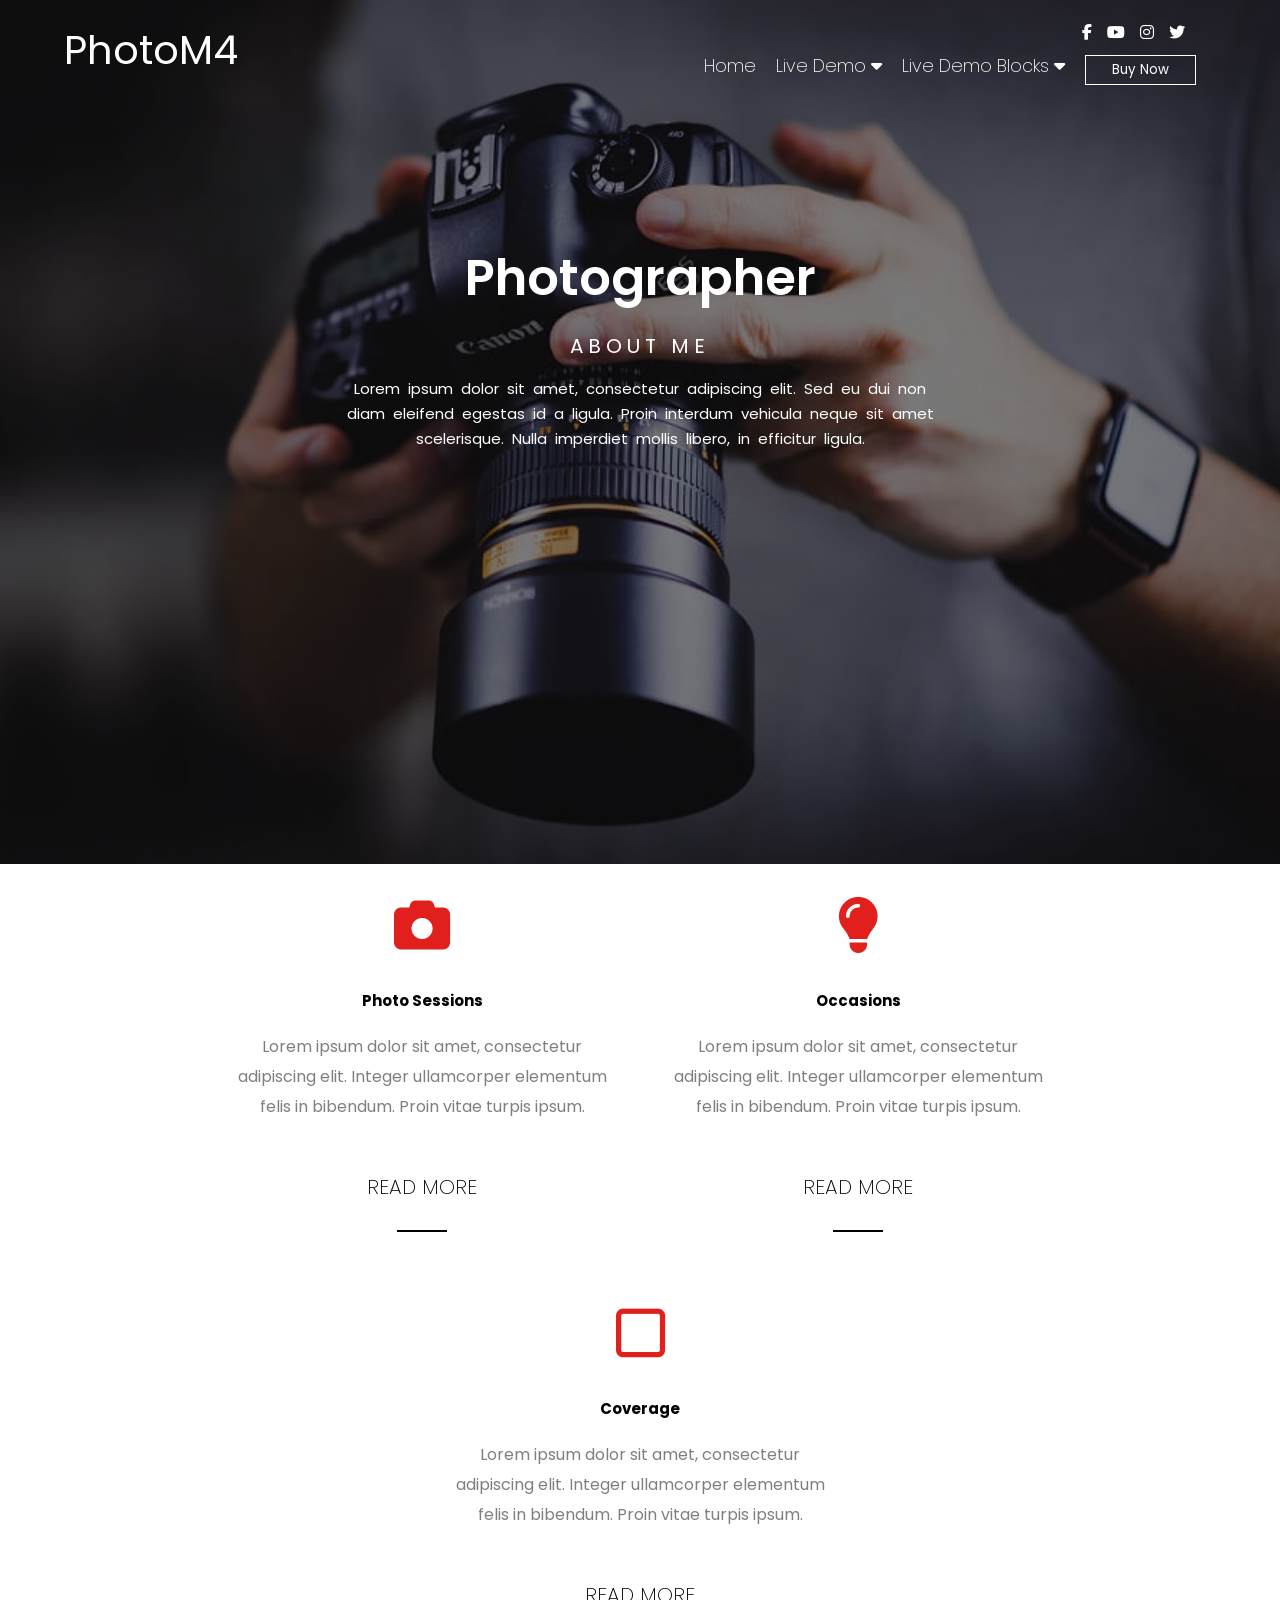
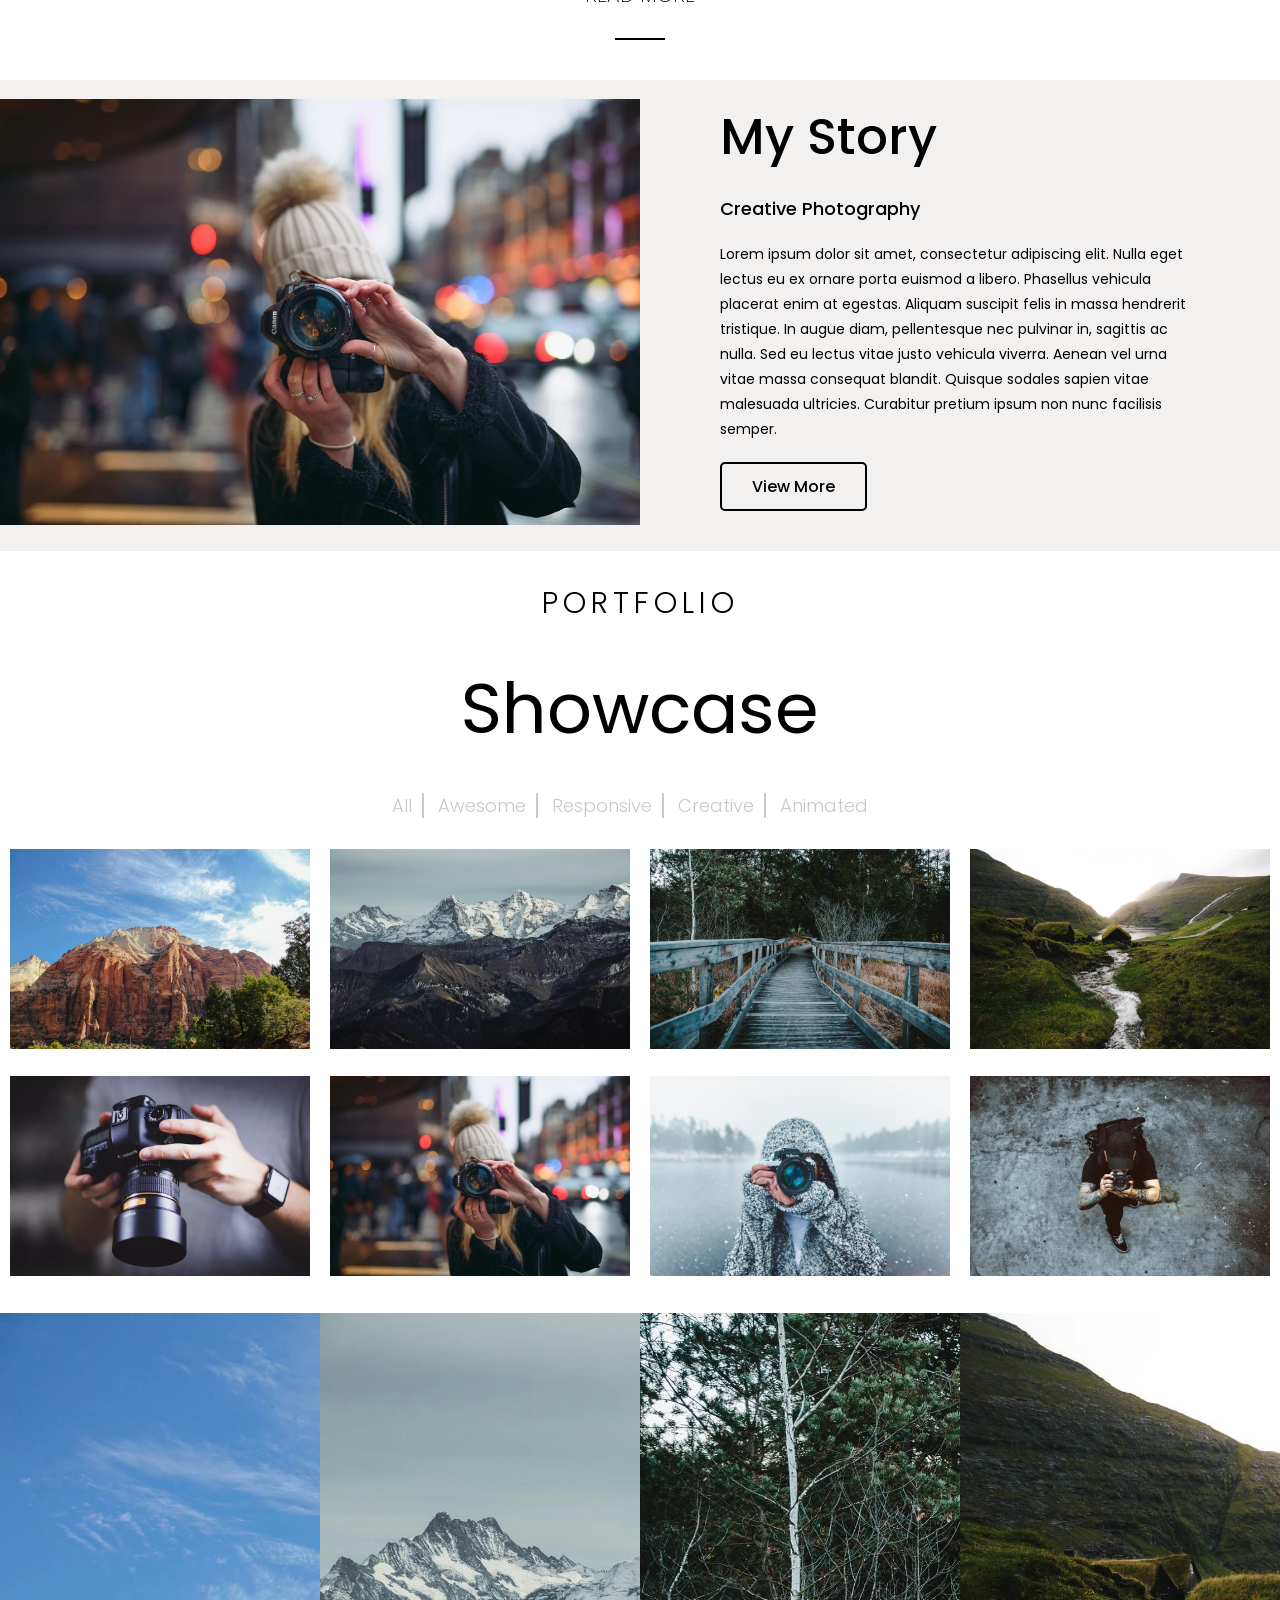
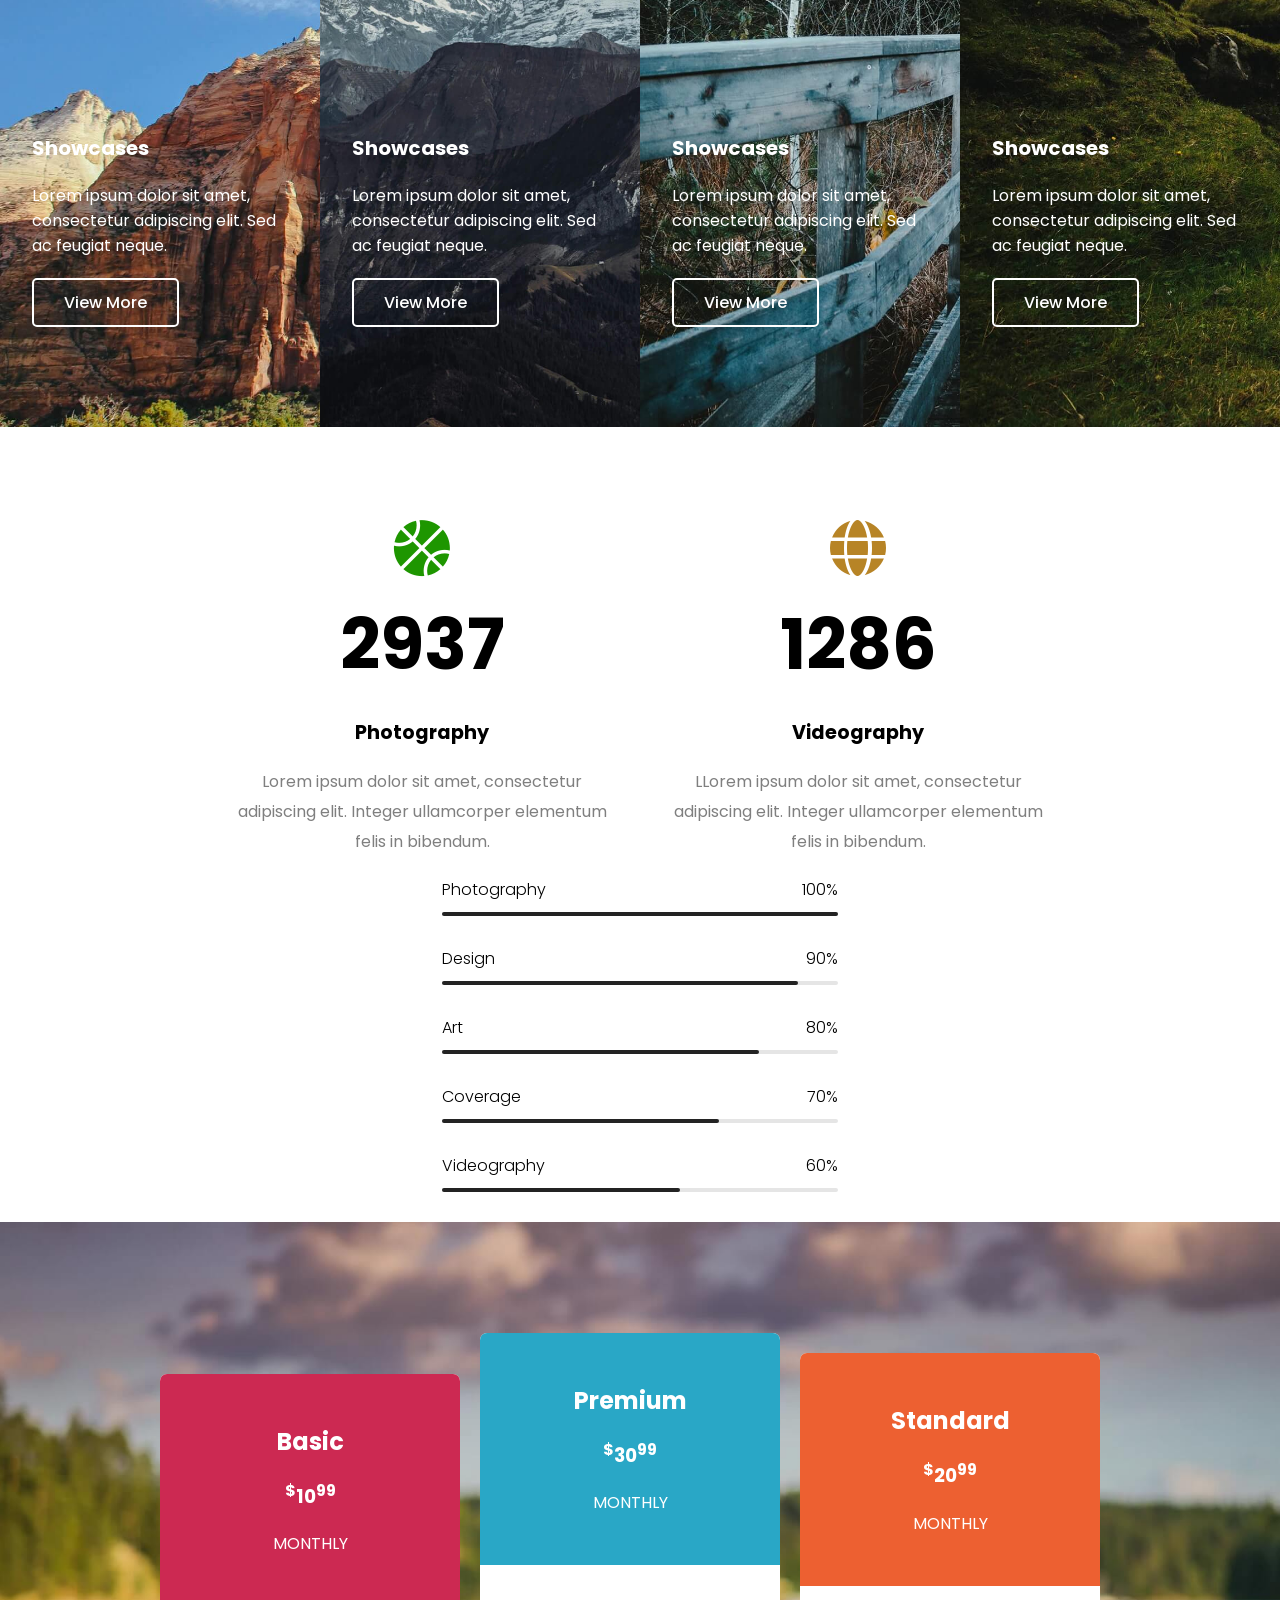
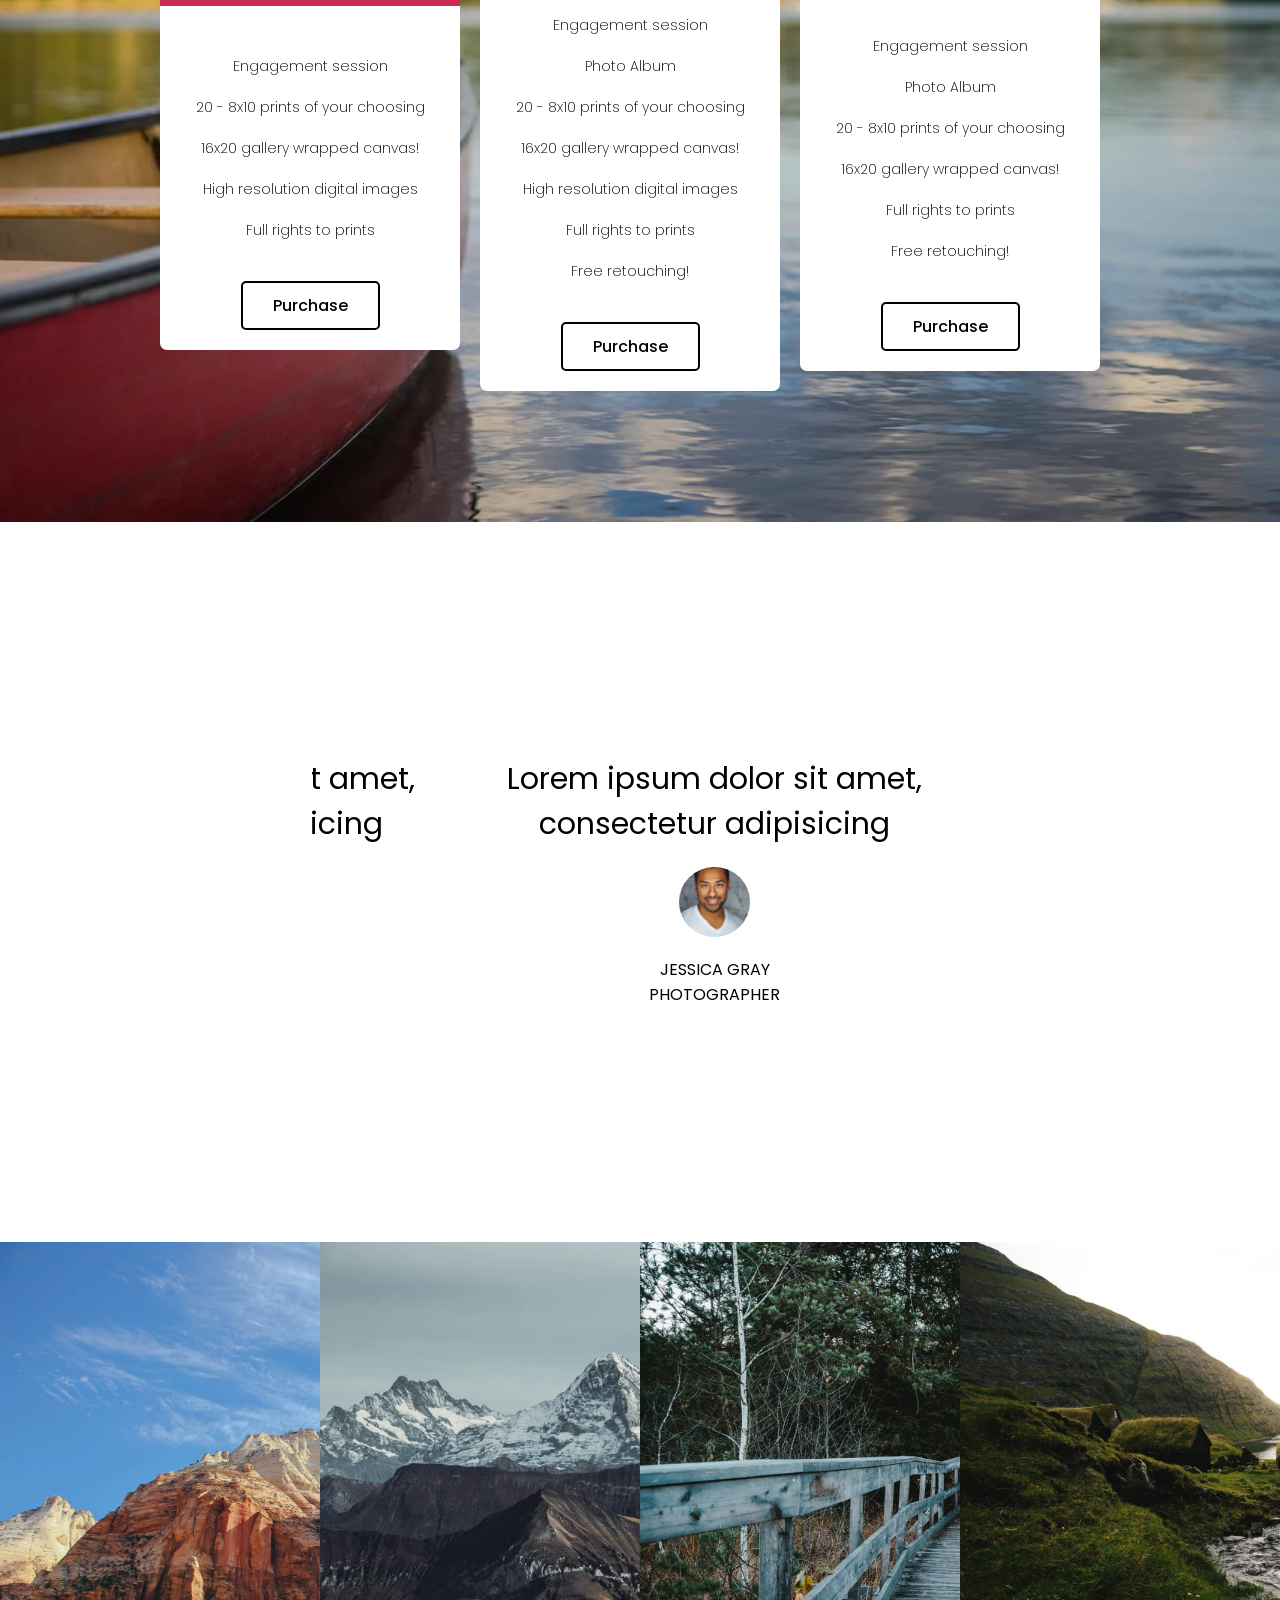
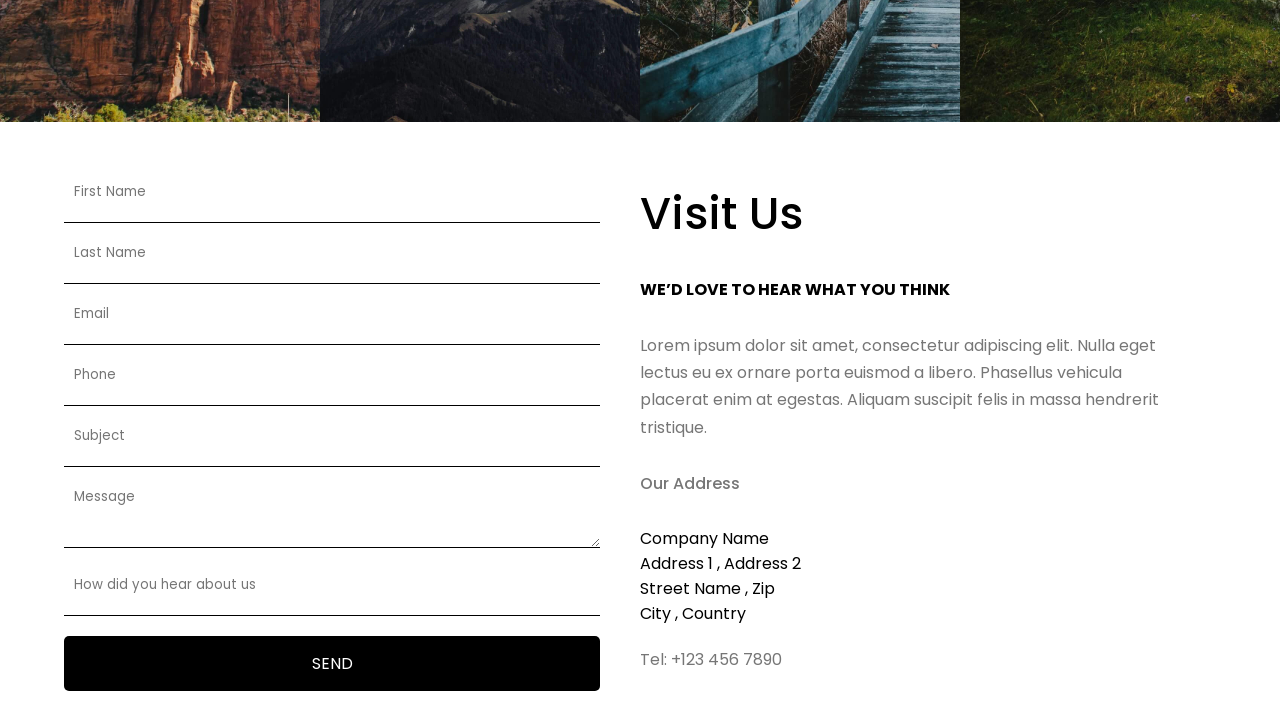
<file: index.html>
<!DOCTYPE html>
<html lang="en">

<head>
    <!-- https://mobirise.com/extensions/photom4/photographerdemo/ -->
    <meta charset="UTF-8">
    <meta http-equiv="X-UA-Compatible" content="IE=edge">
    <meta name="viewport" content="width=device-width, initial-scale=1.0">
    <title>Photographer</title>
    <!-- Import CSS file -->
    <link rel="stylesheet" href="./style.css">
    <link rel="stylesheet" href="./media.css">
    <!-- Import Google Fonts -->
    <link rel="preconnect" href="https://fonts.googleapis.com">
    <link rel="preconnect" href="https://fonts.gstatic.com" crossorigin>
    <link href="https://fonts.googleapis.com/css2?family=Poppins:wght@300;400;500&display=swap" rel="stylesheet">
    <!-- Import CDN Font Awesome -->
    <link rel="stylesheet" href="https://cdnjs.cloudflare.com/ajax/libs/font-awesome/6.4.0/css/all.min.css" />
</head>

<body>
    <!-- Nav section Start -->

    <header>
        <nav class="flex">
            <div class="navLeft">
                <a href="#" class="logo">PhotoM4</a>
            </div>
            <div class="navRight flex">
                <ul class="links flex">
                    <a href="#" id="closeBtn"><i class="fa-solid fa-xmark"></i></a>
                    <li><a href="#" class="link">Home</a></li>
                    <li>
                        <a href="#" class="link">Live Demo <i class="fa-solid fa-caret-down"></i></a>
                        <ul class="subLinks flex">
                            <li><a href="#" class="subLink">Photographer</a></li>
                            <li><a href="#" class="subLink">Photo Studio</a></li>
                            <li><a href="#" class="subLink">Photography Shop</a></li>
                            <li><a href="#" class="subLink">Photo Workshop</a></li>
                            <li><a href="#" class="subLink">Photography Course</a></li>
                        </ul>
                    </li>
                    <li>
                        <a href="#" class="link">Live Demo Blocks <i class="fa-solid fa-caret-down"></i></a>
                        <ul class="subLinks">
                            <li><a href="#" class="subLink">Headers & Features</a></li>
                            <li><a href="#" class="subLink">Contact & Shop</a></li>
                            <li><a href="#" class="subLink">Pricing & Counters</a></li>
                            <li><a href="#" class="subLink">Team & Testimorials</a></li>
                            <li><a href="#" class="subLink">Progress & Images</a></li>
                            <li><a href="#" class="subLink">Sliders & Vedios</a></li>
                            <li><a href="#" class="subLink">Social & Form</a></li>
                            <li><a href="#" class="subLink">Maps & Footer</a></li>
                        </ul>
                    </li>
                    <button type="button" class="navBtn">Buy Now</button>
                </ul>
                <div class="iconBox flex">
                    <a href="#"><i class="fa-brands fa-facebook-f"></i></a>
                    <a href="#"><i class="fa-brands fa-youtube"></i></a>
                    <a href="#"><i class="fa-brands fa-instagram"></i></a>
                    <a href="#"><i class="fa-brands fa-twitter"></i></a>
                </div>
                <a href="#" id="menuBtn"><i class="fa-solid fa-bars"></i></a>
            </div>
        </nav>
        <!-- Nav section end -->
        <!-- Header Info -->
        <div class="headerInfo">
            <h2>Photographer</h2>
            <p>ABOUT ME</p>
            <span>Lorem ipsum dolor sit amet, consectetur adipiscing elit. Sed eu dui non diam eleifend egestas id a
                ligula. Proin interdum vehicula neque sit amet scelerisque. Nulla imperdiet mollis libero, in efficitur
                ligula.</span>
        </div>
    </header>
    <!-- Header section end -->

    <!-- Main section start -->
    <main>
        <!-- Card section -->
        <section class="cards flex">
            <div class="card">
                <a href="#" class="cardicon"><i class="fa-solid fa-camera"></i></a>
                <h3>Photo Sessions</h3>
                <p>Lorem ipsum dolor sit amet, consectetur adipiscing elit. Integer ullamcorper elementum felis in
                    bibendum. Proin vitae turpis ipsum.</p>
                <a href="#" class="btn">Read More</a>
            </div>
            <div class="card">
                <a href="#" class="cardicon"><i class="fa-solid fa-lightbulb"></i></a>
                <h3>Occasions</h3>
                <p>Lorem ipsum dolor sit amet, consectetur adipiscing elit. Integer ullamcorper elementum felis in
                    bibendum. Proin vitae turpis ipsum.</p>
                <a href="#" class="btn">Read More</a>
            </div>
            <div class="card">
                <a href="#" class="cardicon"><i class="fa-regular fa-square"></i></a>
                <h3>Coverage</h3>
                <p>Lorem ipsum dolor sit amet, consectetur adipiscing elit. Integer ullamcorper elementum felis in
                    bibendum. Proin vitae turpis ipsum.</p>
                <a href="#" class="btn">Read More</a>
            </div>
        </section>
        <!-- Story section -->
        <section class="storys flex">
            <div class="leftStory">
                <img src="./images/asset 0.jpeg" alt="">
            </div>
            <div class="rightStory flex">
                <h1>My Story</h1>
                <span>Creative Photography</span>
                <p>Lorem ipsum dolor sit amet, consectetur adipiscing elit. Nulla eget lectus eu ex ornare porta euismod
                    a libero. Phasellus vehicula placerat enim at egestas. Aliquam suscipit felis in massa hendrerit
                    tristique. In augue diam, pellentesque nec pulvinar in, sagittis ac nulla. Sed eu lectus vitae justo
                    vehicula viverra. Aenean vel urna vitae massa consequat blandit. Quisque sodales sapien vitae
                    malesuada ultricies. Curabitur pretium ipsum non nunc facilisis semper.</p>
                <a href="#" class="storyBtn">View More</a>
            </div>
        </section>
        <!-- Portfolio -->
        <p class="portfolio">PORTFOLIO</p>
        <!-- showcase Section -->
        <section class="showCase flex">
            <h1>Showcase</h1>
            <div class="caseHeading">
                <a href="#">All</a>
                <a href="#">Awesome</a>
                <a href="#">Responsive</a>
                <a href="#">Creative</a>
                <a href="#">Animated</a>
            </div>
            <div class="showcaseGallery">
                <a href="./images/asset 1.jpeg" target="_blank"><img src="./images/asset 1.jpeg" alt=""></a>
                <a href="./images/asset 2.jpeg" target="_blank"><img src="./images/asset 2.jpeg" alt=""></a>
                <a href="./images/asset 3.jpeg" target="_blank"><img src="./images/asset 3.jpeg" alt=""></a>
                <a href="./images/asset 4.jpeg" target="_blank"><img src="./images/asset 4.jpeg" alt=""></a>
                <a href="./images/asset 5.jpeg" target="_blank"><img src="./images/asset 5.jpeg" alt=""></a>
                <a href="./images/asset 6.jpeg" target="_blank"><img src="./images/asset 6.jpeg" alt=""></a>
                <a href="./images/asset 7.jpeg" target="_blank"><img src="./images/asset 7.jpeg" alt=""></a>
                <a href="./images/asset 8.jpeg" target="_blank"><img src="./images/asset 8.jpeg" alt=""></a>
            </div>

            <div class="showCards flex">
                <div class="cardWrapper card1">
                    <div class="cardBox">
                        <h4>Showcases</h4>
                        <p>Lorem ipsum dolor sit amet, consectetur adipiscing elit. Sed ac feugiat neque.</p>
                        <a href="#" class="storyBtn">View More</a>
                    </div>
                </div>
                <div class="cardWrapper card2">
                    <div class="cardBox">
                        <h4>Showcases</h4>
                        <p>Lorem ipsum dolor sit amet, consectetur adipiscing elit. Sed ac feugiat neque.</p>
                        <a href="#" class="storyBtn">View More</a>
                    </div>
                </div>
                <div class="cardWrapper card3">
                    <div class="cardBox">
                        <h4>Showcases</h4>
                        <p>Lorem ipsum dolor sit amet, consectetur adipiscing elit. Sed ac feugiat neque.</p>
                        <a href="#" class="storyBtn">View More</a>
                    </div>
                </div>
                <div class="cardWrapper card4">
                    <div class="cardBox">
                        <h4>Showcases</h4>
                        <p>Lorem ipsum dolor sit amet, consectetur adipiscing elit. Sed ac feugiat neque.</p>
                        <a href="#" class="storyBtn">View More</a>
                    </div>
                </div>
            </div>
        </section>
        <section class="cards flex">
            <div class="card">
                <a href="#" class="cardicon"><i class="fa-sharp fa-solid fa-basketball" style="color:#1e9600"></i></a>
                <h1>2937</h1>
                <h4>Photography</h4>
                <p>Lorem ipsum dolor sit amet, consectetur adipiscing elit. Integer ullamcorper elementum felis in
                    bibendum.</p>
            </div>
            <div class="card">
                <a href="#" class="cardicon"><i class="fa-solid fa-globe" style="color:#b78426"></i></a>
                <h1>1286</h1>
                <h4>Videography</h4>
                <p>LLorem ipsum dolor sit amet, consectetur adipiscing elit. Integer ullamcorper elementum felis in
                    bibendum.</p>
            </div>
            <div class="skillBoxs">
                <div class="skillWrapper">
                    <div class="skillTit flex">
                        <h4>Photography</h4>
                        <p>100%</p>
                    </div>
                    <div class="skillBox">
                        <span class="skillPer"></span>
                    </div>
                </div>
                <div class="skillWrapper">
                    <div class="skillTit flex">
                        <h4>Design</h4>
                        <p>90%</p>
                    </div>
                    <div class="skillBox">
                        <span class="skillPer skill90"></span>
                    </div>
                </div>
                <div class="skillWrapper">
                    <div class="skillTit flex">
                        <h4>Art</h4>
                        <p>80%</p>
                    </div>
                    <div class="skillBox">
                        <span class="skillPer skill80"></span>
                    </div>
                </div>
                <div class="skillWrapper">
                    <div class="skillTit flex">
                        <h4>Coverage</h4>
                        <p>70%</p>
                    </div>
                    <div class="skillBox">
                        <span class="skillPer skill70"></span>
                    </div>
                </div>
                <div class="skillWrapper">
                    <div class="skillTit flex">
                        <h4>Videography</h4>
                        <p>60%</p>
                    </div>
                    <div class="skillBox">
                        <span class="skillPer skill60"></span>
                    </div>
                </div>
            </div>
        </section>
        <!-- Price Card section -->
        <section class="priceCards flex">
            <div class="priceCard">
                <div class="priceTop">
                    <h2>Basic</h2>
                    <h3> <sup>$</sup>10<sup>99</sup></h3>
                    <p>MONTHLY</p>
                </div>
                <div class="priceBottom">
                    <ul>
                        <li>Engagement session</li>
                        <li>20 - 8x10 prints of your choosing</li>
                        <li>16x20 gallery wrapped canvas!</li>
                        <li>High resolution digital images</li>
                        <li>Full rights to prints</li>
                    </ul>
                    <a href="#" class="storyBtn">Purchase</a>
                </div>
            </div>
            <div class="priceCard">
                <div class="priceTop" style="background-color: #29a7c6">
                    <h2>Premium</h2>
                    <h3> <sup>$</sup>30<sup>99</sup></h3>
                    <p>MONTHLY</p>
                </div>
                <div class="priceBottom">
                    <ul>
                        <li>Engagement session</li>
                        <li>Photo Album</li>
                        <li>20 - 8x10 prints of your choosing</li>
                        <li>16x20 gallery wrapped canvas!</li>
                        <li>High resolution digital images</li>
                        <li>Full rights to prints</li>
                        <li>Free retouching!</li>
                    </ul>
                    <a href="#" class="storyBtn">Purchase</a>
                </div>
            </div>
            <div class="priceCard">
                <div class="priceTop" style="background-color: #ed6031">
                    <h2>Standard</h2>
                    <h3> <sup>$</sup>20<sup>99</sup></h3>
                    <p>MONTHLY</p>
                </div>
                <div class="priceBottom">
                    <ul>
                        <li>Engagement session</li>
                        <li>Photo Album</li>
                        <li>20 - 8x10 prints of your choosing</li>
                        <li>16x20 gallery wrapped canvas!</li>
                        <li>Full rights to prints</li>
                        <li>Free retouching!</li>
                    </ul>
                    <a href="#" class="storyBtn">Purchase</a>
                </div>
            </div>
        </section>
        <section class="slidersContainer">
            <div class="wrapper">
                <div class="testmemorialContainer" id="testmemorialContainer"></div>
            </div>
        </section>

        <!-- Cards -->
        <div class="showCard">
            <div class="cardWrapper card1 card5">
                <div class="cardBoxs">
                    <p>ARTWORK</p>
                </div>
            </div>
            <div class="cardWrapper card2 card5">
                <div class="cardBoxs">
                    <p>PHOTOGRAPHY</p>
                </div>
            </div>
            <div class="cardWrapper card3 card5">
                <div class="cardBoxs">
                    <p>COVERAGE</p>
                </div>
            </div>
            <div class="cardWrapper card4 card5">
                <div class="cardBoxs">
                    <p>ARTWORK</p>
                </div>
            </div>
        </div>


        <!-- Form And infomation Form Section -->
        <section class="formContainer">
            <div>
                <form action="">
                    <input type="text" name="firstName" id="firstName" placeholder="First Name">
                    <input type="text" name="lastName" id="lastName" placeholder="Last Name">


                    <input type="text" name="Email" id="email" placeholder="Email">
                    <input type="text" name="Phone" id="phone" placeholder="Phone">


                    <input type="text" name="subject" id="subject" placeholder="Subject" />
                    <textarea name="Message" id="message" cols="15" rows="2" placeholder="Message"></textarea>
                    <input type="text" name="aboutUs" id="subject" placeholder="How did you hear about us" />
                    <a href="#" class="sendBtn">Send</a>
                </form>
            </div>
            <div class="aboutInfo">
                <h2>Visit Us</h2>
                <h3>WE’D LOVE TO HEAR WHAT YOU THINK</h3>
                <p>Lorem ipsum dolor sit amet, consectetur adipiscing elit. Nulla eget lectus eu ex ornare porta euismod
                    a libero. Phasellus vehicula placerat enim at egestas. Aliquam suscipit felis in massa hendrerit
                    tristique.</p>
                <span>Our Address</span>
                <ul>
                    <li>Company Name</li>
                    <li>Address 1 , Address 2</li>
                    <li>Street Name , Zip</li>
                    <li>City , Country</li>
                </ul>
                <p>Tel: +123 456 7890</p>
            </div>
        </section>
    </main>
    <!-- Main section end -->
    <!-- Import Script js -->
    <script src="./script.js"></script>

</body>

</html>
</file>
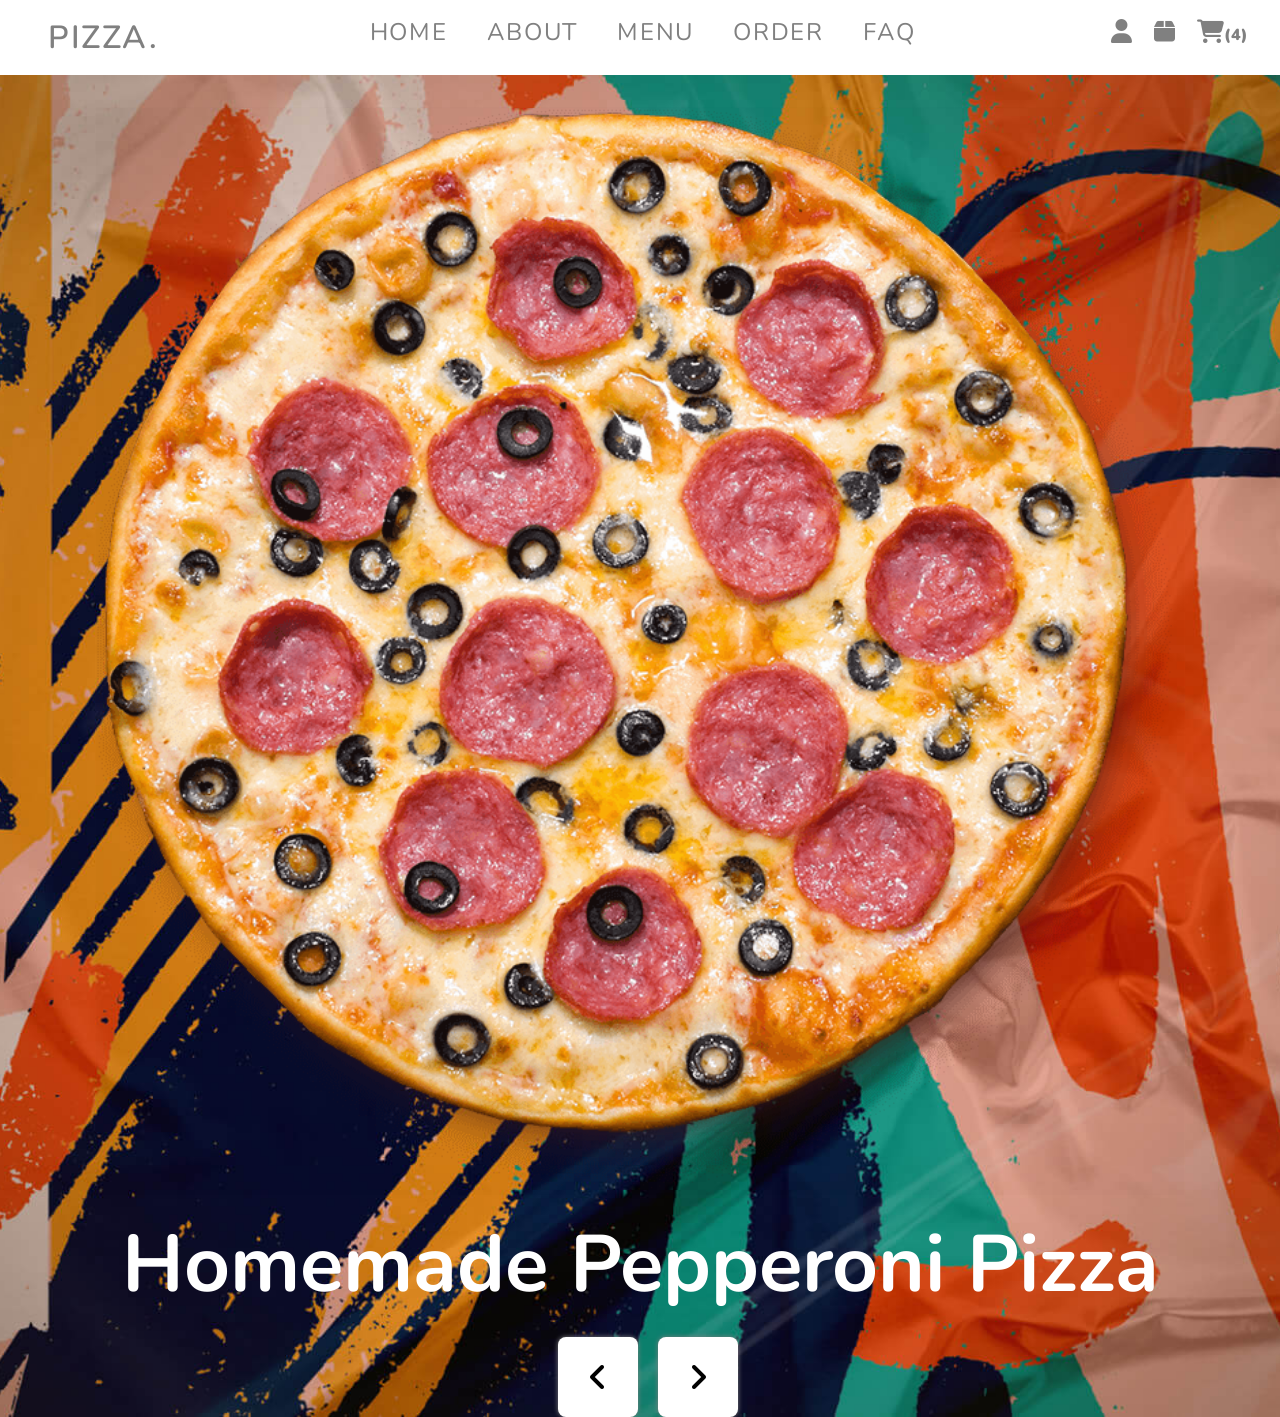
<file: food.html>
<!DOCTYPE html>
<html lang="en">

<head>
    <meta charset="UTF-8">
    <meta http-equiv="X-UA-Compatible" content="IE=edge">
    <meta name="viewport" content="width=device-width, initial-scale=1.0">
    <title>Food website</title>
    <link rel="stylesheet" href="./css/food.css">
    <link rel="stylesheet" href="https://cdnjs.cloudflare.com/ajax/libs/font-awesome/6.2.0/css/all.min.css">
</head>

<body>

    <header class="header">
        <div class="menu_cont">
            <a href="#" class="logo">Pizza.</a>
            <nav class="navbar">
                <a href="#Home" class="active">Home</a>
                <a href="#About">About</a>
                <a href="#Menu">Menu</a>
                <a href="#Order">Order</a>
                <a href="#Faq">Faq</a>
            </nav>
            <div class="icons">
                <div id="menu_btn" class="fas fa-bars"></div>
                <div id="user_btn" class="fas fa-user"></div>
                <div id="order_btn" class="fas fa-box"></div>
                <div id="cart_btn" class="fas fa-shopping-cart"><span>(4)</span></div>
            </div>
        </div>

    </header>


    <div class="user_account">
       <section>
        <div class="close_btn">
            <span>Close</span>
        </div>
        <div class="user">
            <p>you are not logged in now!</p>
        </div>
        <div class="display_order">
            <p>pizza-1
                <span> ($3/- x 2 )</span>
            </p>
            <p>pizza 03 
                <span> ($3/- x 2 )</span>
            </p>
            <p>pizza 06 
                <span> ($3/- x 2 )</span>
            </p>
            <p>pizza 07 
                <span> ($3/- x 2 )</span>
            </p>
            
        </div>
        <div class="accounts">
            <form action method="post">
            <h3>Login now</h3>
            <input type="email" name="email" required class="box" placeholder="Enter your email" maxlength="50" >
            <input type="password" name="pass"  required class="box" placeholder="Enter your password" maxlength="20">
            <input type="submit" value="Login now" class="login_btn" name="login">
        </form>
            <form action method="post">
            <h3>register now</h3>
            <input type="text" name="text" required class="box" placeholder="Enter your name" maxlength="10" >
            <input type="email" name="email" required class="box" placeholder="Enter your email" maxlength="50" >
            <input type="password" name="pass" required class="box" placeholder="Enter your password" maxlength="20" >
            <input type="password" name="pass"  required class="box" placeholder="Comfirm your password" maxlength="20">
            <input type="submit" value="register now" class="register_btn" name="register">
        </form>
        </div>
       </section>
    </div>


    <div class="my_order">
        <section>
            <div class="close_order">
                <span>Close</span>
            </div>
            <h3 class="title">
                My Order
            </h3>
            <div class="box">
                <p>placed on : <span> 06/04/2022</span></p>
                <p>name :  <span>shaikh anas</span></p>
                <p>number :  <span>1234567890</span></p>
                <p>address : <span> flat no. 123, bulding no. 2, jogeshwari, mumbai, india - 400104</span></p>
                <p>payment method :  <span> cash on delivery</span></p>
                <p>your orders :  <span>pizza 01 $3/- x 2, pizza 03 $2/- x 1, pizza 06 $4/- x 4, pizza 07, $2/- x 1</span></p>
                <p>total price : <span> $11/-</span></p>
                <p>payment status : <span> pending</span></p>
            </div>
            <div class="box">
                <p>placed on : <span> 06/04/2022</span></p>
                <p>name :  <span>shaikh anas</span></p>
                <p>number :  <span>1234567890</span></p>
                <p>address : <span> flat no. 123, bulding no. 2, jogeshwari, mumbai, india - 400104</span></p>
                <p>payment method :  <span> cash on delivery</span></p>
                <p>your orders :  <span>pizza 01 $3/- x 2, pizza 03 $2/- x 1, pizza 06 $4/- x 4, pizza 07, $2/- x 1</span></p>
                <p>total price : <span> $11/-</span></p>
                <p>payment status : <span> pending</span></p>
            </div>
        </section>
    </div>

    <div class="shopping_cart">
        <section>
        <div class="close_cart">
            <span>Close</span>
        </div>
        <div class="box">
            <a href="#" class="fas fa-times"></a>
            <img src="./images/images/pizza-1.jpg">
            <div class="content">
                <p>Pizza-1<span>($3/- x 2)</span></p>
                <form action="" method="post">
                    <input type="number" class="qty" name="qty" min="1" value="2" max="100">
                    <button type="submit" class="fas fa-edit" name="update_qty"></button>
                </form>
            </div>
        </div>

        <div class="box">
            <a href="#" class="fas fa-times"></a>
            <img src="./images/images/pizza-3.jpg">
            <div class="content">
                <p>Pizza-3<span>($2/- x 1)</span></p>
                <form action="" method="post">
                    <input type="number" class="qty" name="qty" min="1" value="1" max="100">
                    <button type="submit" class="fas fa-edit" name="update_qty"></button>
                </form>
            </div>
        </div>


        <div class="box">
            <a href="#" class="fas fa-times"></a>
            <img src="./images/images/pizza-6.jpg">
            <div class="content">
                <p>Pizza-6<span>($4/- x 4)</span></p>
                <form action="" method="post">
                    <input type="number" class="qty" name="qty" min="1" value="2" max="100">
                    <button type="submit" class="fas fa-edit" name="update_qty"></button>
                </form>
            </div>
        </div>


        <div class="box">
            <a href="#" class="fas fa-times"></a>
            <img src="./images/images/pizza-7.jpg">
            <div class="content">
                <p>Pizza-7<span>($2/- x 1)</span></p>
                <form action="" method="post">
                    <input type="number" class="qty" name="qty" min="1" value="1" max="100">
                    <button type="submit" class="fas fa-edit" name="update_qty"></button>
                </form>
            </div>
        </div>
        <a href="#Order" class="order_btn">Order Now</a>
    </section>
    </div>


<div class="home_bg">
    <section class="home">
        <div class="slide_container">
            <div class="slide active">
                <div class="image">
                    <img src="./images/images/home-img-1.png" alt="">
                </div>
                <div class="contant">
                    <h3>homemade Pepperoni Pizza</h3>
                    <div class="fas fa-angle-left" onclick="prev()"></div>
                    <div class="fas fa-angle-right" onclick="next()"></div>
                </div>
            </div>
            <div class="slide">
                <div class="image">
                    <img src="./images/images/home-img-2.png" alt="">
                </div>
                <div class="contant">
                    <h3>Pizza With Mushrooms</h3>
                    <div class="fas fa-angle-left" onclick="prev()"></div>
                    <div class="fas fa-angle-right" onclick="next()"></div>
                </div>
            </div>
            <div class="slide">
                <div class="image">
                    <img src="./images/images/home-img-3.png" alt="">
                </div>
                <div class="contant">
                    <h3>Mascarpone And Mushrooms</h3>
                    <div class="fas fa-angle-left" onclick="prev()"></div>
                    <div class="fas fa-angle-right" onclick="next()"></div>
                </div>
            </div> 
        </div>
    </section>
</div>


    <script src="./js/food.js"></script>
</body>

</html>
</file>
<file: style.css>
/* CSS reset */
* {
    padding: 0;
    margin: 0;
    box-sizing: border-box;
    font-family: 'Poppins', sans-serif;
}

:root {
    --white-color: #fff;
    --black-color: #000;
    --transparent-color: transparent;
}

li {
    list-style: none;
}

a {
    text-decoration: none;
}

/* CSS utility Class */
.flex {
    display: flex;
    align-items: center;
}

/* Header srart */
header {
    background: linear-gradient(rgba(0, 0, 0, 0.5), rgba(0, 0, 0, 0.5)), url(./images/gallery04.jpg);
    background-repeat: no-repeat;
    background-size: cover;
    background-position: center;
    height: 96vh;
}

.headerInfo {
    position: relative;
    top: 40%;
    left: 50%;
    transform: translate(-50%, -50%);
    max-width: 600px;
    color: var(--white-color);
    text-align: center;
    padding: 10px 0;
}

.headerInfo h2 {
    font-size: 50px;
    font-weight: 600;
}

.headerInfo p {
    position: relative;
    font-size: 20px;
    font-weight: 400;
    letter-spacing: 5px;
    margin: 15px 0;
}

.headerInfo span {
    font-size: 15px;
    word-spacing: 4px;
    line-height: 25px;
    font-weight: 400;
}

/* nav start */
nav {
    position: fixed;
    top: 0;
    left: 0;
    right: 0;
    justify-content: space-between;
    padding: 0 5%;
    height: 100px;
    background: var(--transparent-color);
}

.logo {
    font-size: 40px;
    font-weight: 400;
    color: var(--white-color);
    z-index: 1001;
}

.navRight .links {
    margin-right: 20px;
    margin-top: 30px;
    transition: 1s ease;
}

.navRight .links .link {
    position: relative;
    margin-right: 20px;
    color: var(--white-color);
    font-size: 18px;
    font-weight: 200;
}

.subLinks {
    position: absolute;
    background: var(--black-color);
    padding: 20px 30px;
    width: 250px;
    border-radius: 4px;
    box-shadow: 0 0 10px var(--black-color);
    display: none;
    transition: .3s ease;
    z-index: 1000;
    flex-direction: column;
    text-align: center;
}
.subLink {
    display: inline-block;
    color: var(--white-color);
    font-size: 14px;
    font-weight: 400;
    margin-bottom: 20px;
}
.first:hover .subLinks{
    display: block;
}
.second:hover .subLinks{
    display: block;
}

.iconBox {
    position: absolute;
    right: 80px;
    top: 20px;
}

.iconBox a {
    margin-right: 15px;
    color: var(--white-color);
}

.navBtn {
    display: inline-block;
    padding: 4px 26px;
    margin-top: 10px;
    color: var(--white-color);
    background: var(--transparent-color);
    border: 0;
    outline: 0;
    border: 1px solid var(--white-color);
    cursor: pointer;
}

#menuBtn {
    display: none;
}

#menuBtn i {
    font-size: 25px;
    color: var(--white-color);
}

#closeBtn {
    display: none;
    position: absolute;
    color: #fff;
    top: 0;
    left: 40px;
    font-size: 30px;
}

/* Card section */
.cards {
    justify-content: center;
    flex-wrap: wrap;
    text-align: center;
}

.card {
    width: 436px;
    padding: 20px 30px;
}

.card .cardicon {
    color: #e1201d !important;
    font-size: 3.5rem !important;
}

.card h3 {
    font-size: 15px;
    margin: 20px 0;
    font-weight: 700;
}

.card p {
    line-height: 30px;
    color: rgba(0, 0, 0, 0.5);
}

.btn {
    position: relative;
    display: inline-block;
    text-transform: uppercase;
    font-size: 20px;
    font-weight: 200;
    color: var(--black-color);
    margin: 20px 0;
    padding: 30px;
}

.btn::before {
    content: ' ';
    position: absolute;
    bottom: 0;
    left: 60px;
    margin-top: 10px;
    height: 2px;
    width: 50px;
    background: var(--black-color);

}

/* Story */
.storys {
    background: rgb(243, 240, 240);
}

.leftStory,
.rightStory {
    width: 50%;
}

.leftStory img {
    width: 100%;
}

.rightStory {
    align-items: flex-start;
    flex-direction: column;
    padding: 20px 80px;
    height: 100%;
}

.rightStory h1 {
    font-size: 50px;
    font-weight: 500;
}

.rightStory span {
    font-size: 18px;
    font-weight: 500;
    margin: 20px 0;
}

.rightStory p {
    font-size: 14px;
    line-height: 25px;
}

.storyBtn {
    display: inline-block;
    background: var(--transparent-color);
    margin: 20px 0;
    border: 2px solid var(--black-color);
    padding: 10px 30px;
    font-weight: 500;
    border-radius: 5px;
    color: var(--black-color);
    transition: .2s ease-in;
}

.storyBtn:hover {
    color: var(--white-color);
    background: var(--black-color);
}

.portfolio {
    position: relative;
    text-align: center;
    padding: 30px 0;
    font-size: 30px;
    font-weight: 300;
    letter-spacing: 5px;
}

.showCase {
    flex-direction: column;
    justify-content: center;
    margin-bottom: 40px;
}

.showCase h1 {
    padding-bottom: 30px;
    font-size: 70px;
    font-weight: 400;
}

.caseHeading a {
    font-size: 18px;
    margin-right: 10px;
    padding-right: 10px;
    font-weight: 300;
    color: rgb(200, 200, 200);
    border-right: 2px solid rgb(200, 200, 200);
}

.caseHeading a:last-child {
    border: none;
}

.showcaseGallery {
    display: grid;
    grid-template-columns: repeat(4, 1fr);
    column-gap: 20px;
    row-gap: 20px;
    margin: 30px 0;
    padding: 0 20px;
}
.showcaseGallery img {
    position: relative;
    width: 300px;
}
.showCards {
    justify-content: center;
}

.card1 {
    background: url(./images/asset\ 1.jpeg);
}

.card2 {
    background: url(./images/asset\ 2.jpeg);
}

.card3 {
    background: url(./images/asset\ 3.jpeg);
}

.card4 {
    background: url(./images/asset\ 4.jpeg);
}

.cardWrapper {
    height: 100%;
    padding: 25rem 2rem 5rem 2rem;
    background-size: cover;
    flex-wrap: wrap;
    margin-bottom: 20px;
}

.cardBox {
    color: var(--white-color);
}

.cardBox h4 {
    font-size: 20px;
    padding: 20px 0;
}

.cardBox .storyBtn {
    border-color: var(--white-color);
    color: var(--white-color);
    transition: .3s ease-in;
}

.cardBox .storyBtn:hover {
    background: var(--white-color);
    color: var(--black-color);
}
.skillBoxs{
   width: 436px;
   padding: 0 20px;
}
.skillBox{
    height: 4px;
    max-width: 100%;
    border-radius: 6px;
    background: rgba(0, 0, 0, 0.1);
}
.skillTit{
    justify-content: space-between;
    margin-bottom: 10px;
}
.skillTit h4,.skillTit p{
    font-size: 16px;
    font-weight: 300;
}
.skillPer{
    position: relative;
    height: 100%;
    width: 100%;
    display: block;
    background: #232323;
    border-radius: 6px;
}
.skill90{ width: 90%;}
.skill80{ width: 80%;}
.skill70{ width: 70%;}
.skill60{ width: 60%;}
.skillWrapper{
    margin-bottom: 30px;
}
.card h1{
    font-size: 70.4px;
}
.card h4{
    font-size: 19.2px;
    padding: 20px 0;
}
.card p{
    font-size: 16px;
}
.priceCards{
    background: url(./images/asset\ 25.jpeg);
    min-height: 100vh;
    background-repeat: no-repeat;
    background-size: cover;
    background-position: center;
    justify-content: center;
    flex-wrap: wrap;
    padding: 20px 0;
}
.priceCard{
    text-align: center;
    background: var(--white-color);
    border-radius: 7px;
    width: 300px;
    margin-bottom: 20px;
    margin-right: 20px;
}
.priceCard .priceTop{
    color: var(--white-color);
   background: #cc2952;
   padding: 50px 20px;
   border-radius: 7px 7px 0 0;
}
.priceTop h3{
    margin: 20px 0;
}
.priceBottom ul{
    margin-top: 50px;
}
.priceBottom ul li{
    margin-bottom: 20px;
    font-size: 14px;
    font-weight: 200;
}
.slidersContainer{
    display: flex;
    justify-content: center;
    align-items: center;
    min-height: 80vh;
    transition: 1s ease-in;
}
.wrapper{
    position: absolute;
    width: 80vw;
    background: var(--white-color);
    min-height: 25em;
    max-width: 41em;
    min-width: 25em;
    border-radius: .6em;
    display: flex;
    overflow: hidden;
}
.testmemorialContainer{
    width: 85%;
    height: 100%;
    position: relative;
    margin: auto;
    padding: 1.8em 1.2em;
    display: flex;
    justify-content: center;
    align-items: center;
    flex-direction: column;
    text-align: center;
    overflow: hidden;
}
.testmemorialContainer span{
    font-size: 30px;
}
.testmemorialContainer img{
    width: 4.4em;
    height: 4.4em;
    object-fit: cover;
    border-radius: 50%;
    margin: 20px 0;
}
.showCard{
    display: flex;
    justify-content: center;
    align-items: center;
    width: 100%;
}
.card5{
    position: relative;
    width: calc(100% / 4);
    transition: scale 2s ease-in-out;
}
.cardBoxs{
    position: absolute;
    top: 0;
    left: 0;
    height: 100%;
    width: 100%;
    background:rgba(0, 0, 0, .3);
     transform: scale(0);
}
.card5:hover .cardBoxs{
    transform: scale(1);
}
.cardBoxs p{
    color: var(--white-color);
    position: absolute;
    bottom: 20px;
    left: 50%;
    transform: translateX(-50%);
}
.formContainer{
    padding: 20px 5%;
    display: flex;
    justify-content: center;
    align-items: center;
}
.formContainer div{
    width: 50%;
    margin-right: 40px;
}
.formContainer div form{
    width: 100%;

}
input,textarea{
    border: none;
    outline: none;
    width: 100%;
    height: 100%;
    border-bottom: 1px solid black;
    padding: 20px 10px;
}
#subject,#message{
    width: 100%;
}
.aboutInfo{
    width: 50%;
}
.aboutInfo h2{
    font-size: 44.8px;
    font-weight: 500;
}
.aboutInfo h3{
    font-size: 16px;
    padding: 30px 0;
}
.aboutInfo p{
    color: #767676;
    font-size: 16px;
    line-height: 27.2px;
}
.aboutInfo span{
    display: block;
    padding: 30px 0;
    font-weight: 500;
    color: #767676;
}
.aboutInfo p:last-child{
    padding-top: 20px;
}
.sendBtn{
    display: inline-block;
    text-align: center;
    width: 100%;
    background: var(--black-color);
    color: var(--white-color);
    border-radius: 5px;
    margin-top: 20px;
    padding: 15px 0;
    text-transform: uppercase;
    transition: .5s ease-in-out;
}
.sendBtn:hover{
    background: rgba(0, 0, 0, 0.856);
}
</file>
<file: media.css>
@media (max-width: 990px) {

    /* nav{
          position: absolute;
          top: 0;
          left: 0;
      } */
    .links {
      display: none;
      position: absolute;
      top: -110%;
      left: 0;
      width: 100%;
      flex-direction: column;
      background: #000;
      padding: 30px 0;
      text-align: center;
      transition: top 5s linear ease;
      z-index: 1000;
    }
  
    .links.active {
      display: block;
      top: 0;
    }
  
    .link {
      display: block;
      margin-bottom: 20px;
    }
  
    #menuBtn {
      display: block;
    }
  
    #closeBtn {
      display: block;
    }
  
    .storys {
      flex-direction: column;
    }
  
    .leftStory,
    .rightStory {
      width: 100%;
    }
  
    .rightStory {
      align-items: center;
      text-align: center;
    }
  
    .showcaseGallery img {
      width: 150px;
    }
  
    .showCase h1 {
      font-size: 50px;
    }
    .showCards {
     flex-wrap: wrap;
      flex-direction: column;
  }
  .formContainer{
    flex-direction: column;
  }
  .formContainer div,.aboutInfo{
    margin: 0 10px;
    width: 100%;
  }
  }
  
  @media (max-width: 768px) {
    .iconBox {
      position: absolute;
      right: 110px;
      top: 65px;
    }
  
    .logo {
      font-size: 20px;
    }
  
    .headerInfo h2 {
      font-size: 30px;
    }
  
    .showcaseGallery {
      grid-template-columns: repeat(2, 1fr);
    }
  
    .showcaseGallery img {
      width: 200px;
    }
  
    .showCase h1 {
      font-size: 40px;
    }
    .showCard{
      flex-direction: column;
      width: 100%;
    }
    .card5{
      width: 100%;
    }
  }
  
  @media (max-width: 500px) {
    .showcaseGallery {
      grid-template-columns: 1fr;
    }
  
    .showcaseGallery img {
      width: 100%;
    }
  
    .showCase h1 {
      font-size: 30px;
    }
  
    .caseHeading a {
      font-size: 13px;
      padding-right: 5px;
      margin-right: 5px;
    }
  }
</file>
<file: css/food.css>
@import url('https://fonts.googleapis.com/css2?family=Nunito:wght@200;300;400;500;600;800&display=swap');

* {
    font-family: 'Nunito', sans-serif;
    padding: 0;
    margin: 0;
    box-sizing: border-box;
    text-decoration: none;
}

.header {
    text-transform: uppercase;
}

.menu_cont {
    display: flex;
    text-align: center;
    justify-content: space-between;
    /* border: 2px solid black; */
    box-shadow: 0px 0px 5px 0px #808080;
    padding-top: 1rem;
    padding-bottom: 1rem;
}

.logo {
    font-size: 2rem;
    letter-spacing: 0.1rem;
    padding-left: 3rem;
    color: #808080;
    font-weight: 600;
}

.navbar {
    font-size: 1.5rem;
    letter-spacing: 0.1rem;
}

.navbar a {
    padding-left: 2rem;
    color: #808080;
}

.icons {
    font-size: 1.5rem;
    padding-right: 2rem;
    color: #808080;

}

.icons .fas {
    padding-left: 1rem;
}

.icons span {
    font-size: 1rem;
}

#menu_btn {
    display: none;
}

.navbar a:hover,
.icons .fas:hover,
.active {
    color: #e65100;
}

.user_account {
    position: fixed;
    top: 0;
    right: 110%;
    z-index: 1000;
    background-color: white;
    width: 100%;
    height: 100vh;
    overflow-y: scroll;
    /* text-align: center; */
    padding-left: 100px;
    padding-right: 100px;
}

.user_account.active {
    right: 0;
}

.user_account::-webkit-scrollbar {
    width: 10px;
}

.user_account::-webkit-scrollbar-track {
    background-color: #faf9f6;
}

.user_account::-webkit-scrollbar-thumb {
    background-color: #e65100;
}

.close_btn {
    text-align: right;
    margin-top: 1rem;
    margin-bottom: 1rem;
}

.close_btn span {
    cursor: pointer;
    text-decoration: underline;
    color: #e65100;
    font-size: 1.5rem;
}

.close_btn span:hover {
    color: black;
}

.user {
    text-align: center;
    background-color: #faf9f6;
    border-radius: .5rem;
}

.user p {
    color: #e65100;
    font-size: 2rem;
}

.display_order {
    padding: 2rem 1rem;
    display: flex;
    gap: 2rem;
    justify-content: center;
    text-align: center;
    background-color: #faf9f6;
    margin: 2rem 0;
    flex-wrap: wrap;
    text-align: flex-start;
    border-radius: .5rem;
}

.display_order p {
    padding: 1rem 2.5rem;
    background-color: white;

}

.display_order p span {
    color: #e65100;
}

.accounts {
    display: flex;
    flex-wrap: wrap;
    gap: 3rem;
    /* background-color: #faf9f6; */
}

.accounts form {
    flex: 1 1 10rem;
    padding: 2rem;
    border-radius: .5rem;
    background-color: #faf9f6;
    display: inline-block;
    text-align: center;
}

.accounts form h3 {
    font-size: 2rem;
    text-align: center;
    text-transform: uppercase;

}

.accounts form .box {
    padding: 10px 100px 10px 40px;
    margin: 10px 10px 10px 10px;
    font-size: 1rem;
    border-radius: .5rem;
    border: none;
}

.register_btn,
.login_btn {
    padding: 10px 210px 10px 40px;
    margin: 10px 10px 10px 10px;
    font-size: 1rem;
    border-radius: .5rem;
    border: none;
    background-color: #e65100;
    color: white;
    text-align: center;
}

.my_order {
    position: fixed;
    right: 110%;
    top: 0;
    background-color: #faf9f6;
    width: 30rem;
    height: 100vh;
    z-index: 1000;
    /* border-left: 1px solid black; */
    overflow-y: scroll;
}

.my_order.active {
    right: 0;
}

.my_order::-webkit-scrollbar {
    width: 10px;
}

.my_order::-webkit-scrollbar-track {
    background-color: #faf9f6;
}

.my_order::-webkit-scrollbar-thumb {
    background-color: #e65100;
}

.my_order .close_order {
    text-align: right;
    margin-top: 1rem;
    margin-right: 1rem;
}
.my_order .close_order span:hover{
    color: black;
}
.my_order .close_order span {
    color: #e65100;
    text-decoration: underline;
    cursor: pointer;
    font-size: 1.5rem;
}

.my_order .title {
    text-align: center;
    font-size: 2rem;
    padding-bottom: 30px;
}

.my_order .box {
    background-color: white;
    padding-bottom: 50px;
    padding-left: 50px;
    padding-right: 10px;
    margin-left: 30px;
    margin-right: 30px;
    box-shadow: 0px 0px 5px 0px #808080;
    margin-bottom: 50px;
}

.my_order .box p {
    padding-top: 10px;
    font-size: 1.5rem;
    color: #808080;
    font-weight: 100;
}

.shopping_cart {
    position: fixed;
    right: 110%;
    top: 0;
    background-color: #faf9f6;
    width: 33rem;
    height: 100vh;
    z-index: 1000;
    /* border-left: 1px solid black; */
    overflow-y: scroll;
    padding: 2rem;
    border-left: 1px solid black;
}
.shopping_cart.active{
    right: 0;
}
.shopping_cart::-webkit-scrollbar{
    width: 10px;
}
.shopping_cart::-webkit-scrollbar-track{
    background-color: #faf9f6;
}
.shopping_cart::-webkit-scrollbar-thumb{
    background-color: #e65100;
}
.shopping_cart .close_cart {
    text-align: right;
    margin-top: 1rem;
    margin-right: 1rem;
    margin-bottom: 2rem;
}

.shopping_cart .close_cart span {
    color: #e65100;
    cursor: pointer;
    text-decoration: underline;
    font-size: 1.5rem;
}

.shopping_cart .close_cart span:hover {
    color: black;
}

.shopping_cart .box {
    display: flex;
    position: relative;
    align-items: center;
    gap: 1.5rem;
    border-radius: .5rem;
    box-shadow: 0px 0px 5px 0px #808080;
    margin: 1rem;
    background-color: #fff;
    padding: .5rem;
}

.shopping_cart .box .fa-times {
    position: absolute;
    color: #e65100;
    top: .5rem;
    right: 1rem;
    font-size: 1.5rem;
    cursor: pointer;
}

.shopping_cart .box .fa-times:hover {
    color: black;
}

.shopping_cart .box img {
    height: 6rem;
    /* width: 100px; */
}

.shopping_cart .box .content p {
    font-size: 1rem;
    color: #808080;
}

.shopping_cart .box .content p span {
    color: #e65100;
}

.shopping_cart .box .content form {
    margin-top: 1.5rem;
    display: flex;
    gap: 1rem;
}

.shopping_cart .box .content form .qty {
    border-radius: .5rem;
    padding: .2rem;
    font-size: 1.5rem;
    color: black;
    width: 5rem;
    border: 0.1px solid black;
}

.shopping_cart .box .content form .fa-edit {
    width: 5rem;
    font-size: 1.7rem;
    cursor: pointer;
    border-radius: .5rem;
    border: none;
}

.shopping_cart .box .content form .fa-edit:hover {
    background-color: black;
    color: #fff;
}

.order_btn {
  display: block;
  width: 94%;
  margin-top: 1rem;
  margin-left: 1rem;
  border-radius: .5rem;
  padding: 1rem 2rem;
  font-size: 1.5rem;
  color: #fff;
  background-color: #e65100;
  cursor: pointer;
  text-transform: capitalize;
  text-align: center;
}
.order_btn:hover{
    background-color: black;
}
@keyframes fadeLeft{
    0%{
        transform:translateX(5rem);
    }
}
@keyframes fadeRight{
    0%{
        transform:translateX(-5rem);
    }
}
.home_bg{
    background-image: url(../images/images/home-bg.jpg);
    background-size: cover;
    background-position: center;
}
.home_bg .slide_container .slide{
   display: none;
   align-items: center;
   gap: 1.5rem;
   flex-wrap: wrap;
}
.home_bg .slide_container .slide.active{
    display: flex;
 }
 .home_bg .slide_container .slide{
    display: none;
    align-items: center;
    gap: 1.5rem;
    flex-wrap: wrap;
    text-align: center;
 }
.home_bg .slide_container .slide .image{
   flex: 1 1 40rem;
   animation: fadeRight .4s linear;
}
.home_bg .slide_container .slide .image img{
    width: 85%;
    padding-top: 2rem;
}
.home_bg .slide_container .slide .contant{
    flex: 1 1 40rem;
    animation: fadeLeft .4s linear;
}
.home_bg .slide_container .slide .contant h3{
   color: #fff;
   font-size: 5rem;
   text-align: center;
   text-transform: capitalize;
   line-height: 5rem;
}
.home_bg .slide_container .slide .contant .fa-angle-left,
.home_bg .slide_container .slide .contant .fa-angle-right{
    font-size: 2rem;
   /* align-items: center; */
   height: 5rem;
   width: 5rem;
   background-color: #fff;
   /* text-align: center; */
   padding-top: 1.5rem;
   margin-left: 1rem;
   margin-top: 2rem;
   color: black;
   cursor: pointer;
   border-radius: .5rem;
   box-shadow: 0px 0px 5px 0px #808080;
}
.home_bg .slide_container .slide .contant .fa-angle-left:hover,
.home_bg .slide_container .slide .contant .fa-angle-right:hover{
    color: #fff;
    background-color: #e65100;
}
@media (max-width:991px) {
    html {
        font-size: 90%;
    }

    .user_account {
        padding-left: 15px;
        padding-right: 15px;
    }
}

@media (max-width:768px) {
    html {
        font-size: 90%;
    }

    #menu_btn {
        display: inline-block;
    }

    .navbar {
        position: absolute;
        right: 0;
        left: 0;
        top: 4rem;
        background-color: white;
        border-bottom: 1px solid #808080;
        clip-path: polygon(50% 0%, 0 0, 100% 0);
        padding-bottom: 6rem;
    }

    .navbar.active {
        clip-path: polygon(100% 0, 100% 100%, 0 100%, 0 0);
    }

    .navbar a {
        display: block;
        padding-top: 2rem;
        font-size: 2.5rem;
        font-weight: 100;
        font-weight: 600;
    }

    .navbar a:hover {
        color: #e65100;
    }
}

@media (max-width:450px) {
    html {
        font-size: 80%;
    }

    .navbar a {
        display: block;
        padding-top: 2rem;
        font-size: 2rem;
    }

    .accounts form .box {
        padding: 6px 10px 6px 15px;
        margin: 10px 10px 10px 10px;
        font-size: .8rem;
    }

    .register_btn,
    .login_btn {
        padding: 6px 50px 6px 15px;
        margin: 0px 0px 0px 0px;
        font-size: .8rem;
    }

    .user p {
        font-size: 1.5rem;
    }

    .accounts form h3 {
        font-size: 1rem;

    }

    .my_order {
        width: 100%;
    }

    .my_order .box {
        padding-left: 40px;
        padding-right: 10px;
        margin-left: 40px;
        margin-right: 40px;
        margin-bottom: 50px;
    }
}

@media (max-width:585px) {
    .accounts form .box {
        padding: 10px 45px 10px 20px;
        margin: 10px 10px 10px 10px;
        font-size: 1rem;
    }

    .register_btn,
    .login_btn {
        padding: 10px 145px 10px 20px;
        margin: 0px 0px 0px 0px;
        font-size: 1rem;
    }

    .shopping_cart {
        width: 25rem;
        height: 100vh;
        padding: 1rem;
    }
    .home_bg .slide_container .slide .image img{
        width: 85%;
    }
    .home_bg .slide_container .slide .contant h3{ 
        font-size: 4rem;
        font-weight: 700;
     }
     .home_bg .slide_container .slide{
        gap: .5rem;
     }
}
</file>
